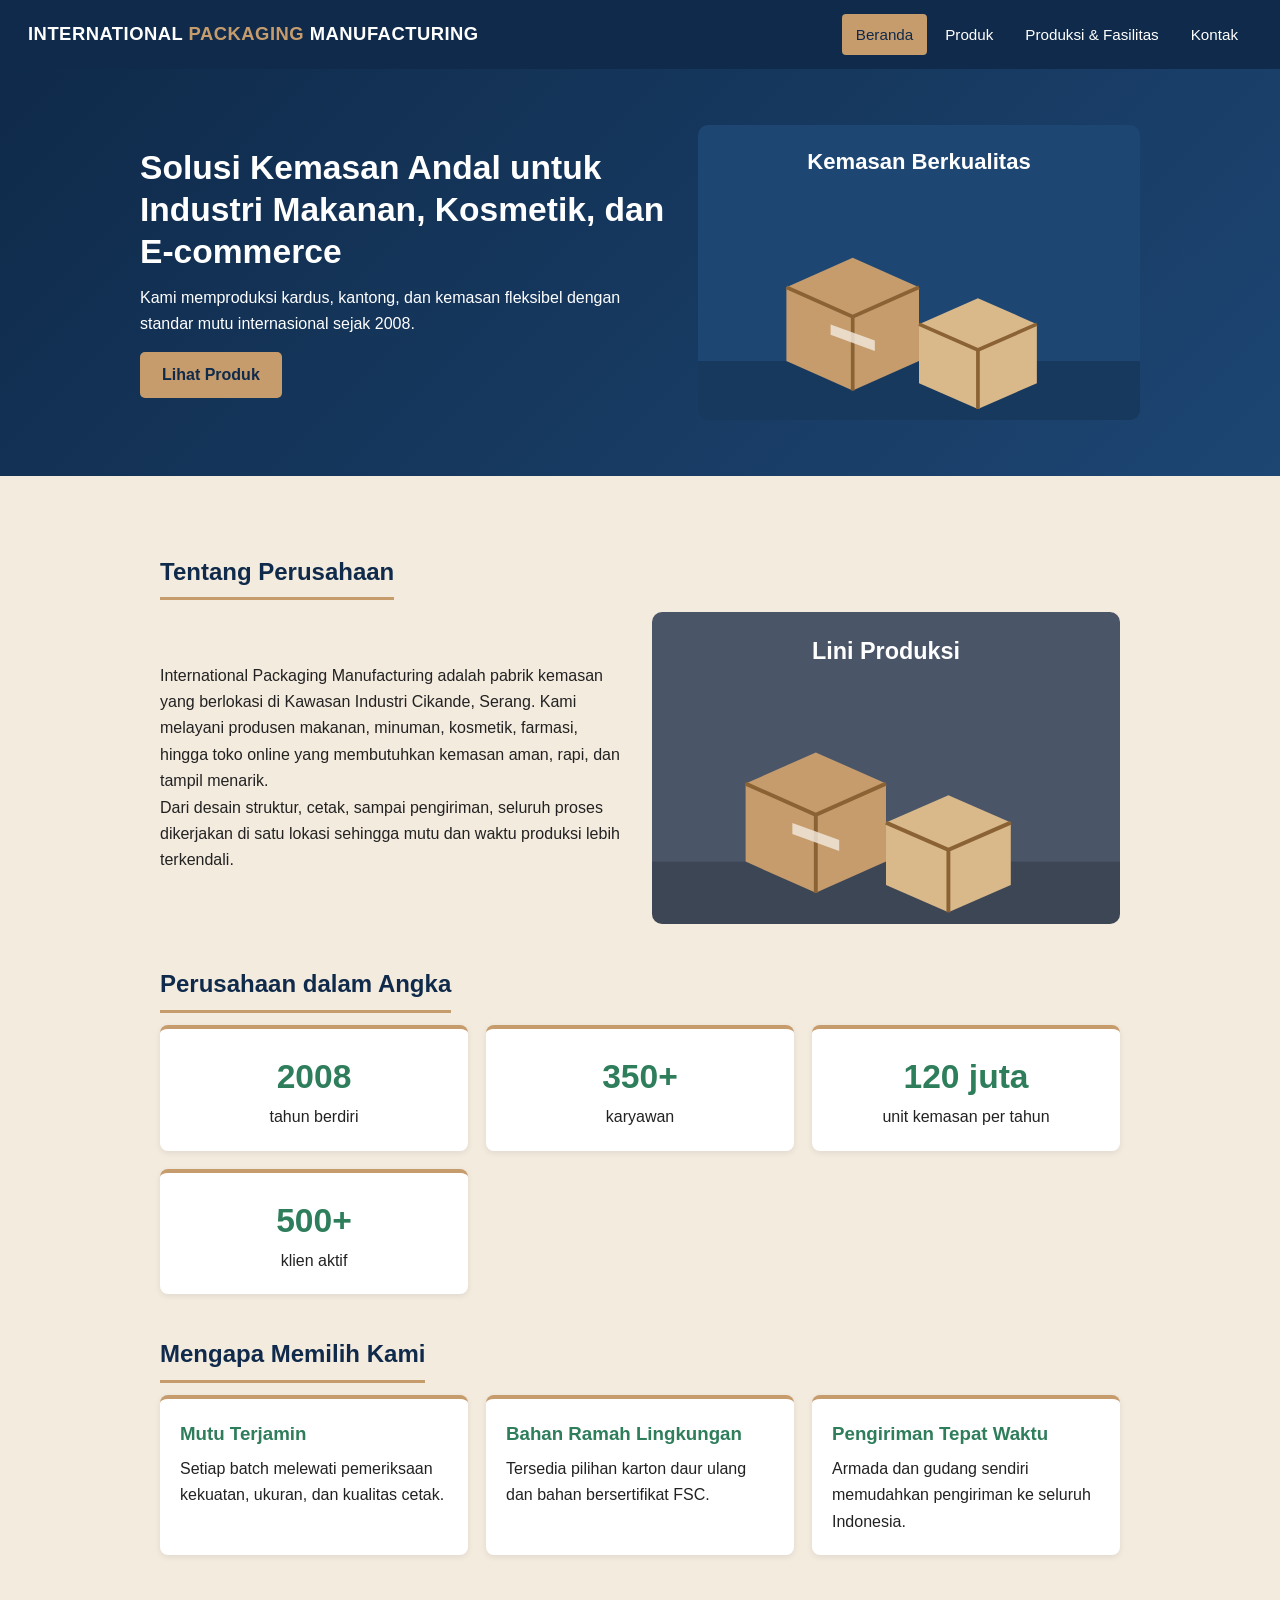
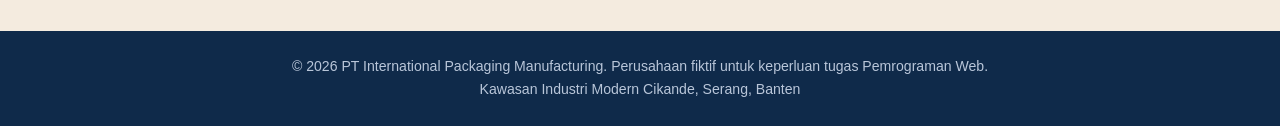
<file: index.html>
<!DOCTYPE html>
<html lang="id">
<head>
<meta charset="UTF-8">
<meta name="viewport" content="width=device-width, initial-scale=1">
<title>Beranda | International Packaging Manufacturing</title>
<link rel="stylesheet" href="style.css">
</head>
<body>
<header>
  <div class="logo">INTERNATIONAL <span>PACKAGING</span> MANUFACTURING</div>
  <nav>
    <a href="index.html" class="aktif">Beranda</a>
    <a href="produk.html" >Produk</a>
    <a href="produksi.html" >Produksi &amp; Fasilitas</a>
    <a href="kontak.html" >Kontak</a>
  </nav>
</header>
<section class="hero">
  <div class="hero-isi">
    <div>
      <h1>Solusi Kemasan Andal untuk Industri Makanan, Kosmetik, dan E-commerce</h1>
      <p>Kami memproduksi kardus, kantong, dan kemasan fleksibel dengan standar mutu internasional sejak 2008.</p>
      <a class="tombol" href="produk.html">Lihat Produk</a>
    </div>
    <img src="images/hero.svg" alt="Tumpukan kemasan karton">
  </div>
</section>
<main>
  <section>
    <h2>Tentang Perusahaan</h2>
    <div class="dua-kolom">
      <div>
        <p>International Packaging Manufacturing adalah pabrik kemasan yang berlokasi di Kawasan Industri Cikande, Serang. Kami melayani produsen makanan, minuman, kosmetik, farmasi, hingga toko online yang membutuhkan kemasan aman, rapi, dan tampil menarik.</p>
        <p>Dari desain struktur, cetak, sampai pengiriman, seluruh proses dikerjakan di satu lokasi sehingga mutu dan waktu produksi lebih terkendali.</p>
      </div>
      <img src="images/pabrik.svg" alt="Lini produksi pabrik">
    </div>
  </section>

  <section>
    <h2>Perusahaan dalam Angka</h2>
    <div class="grid-3">
      <div class="kartu angka"><strong>2008</strong>tahun berdiri</div>
      <div class="kartu angka"><strong>350+</strong>karyawan</div>
      <div class="kartu angka"><strong>120 juta</strong>unit kemasan per tahun</div>
      <div class="kartu angka"><strong>500+</strong>klien aktif</div>
    </div>
  </section>

  <section>
    <h2>Mengapa Memilih Kami</h2>
    <div class="grid-3">
      <div class="kartu"><h3>Mutu Terjamin</h3><p>Setiap batch melewati pemeriksaan kekuatan, ukuran, dan kualitas cetak.</p></div>
      <div class="kartu"><h3>Bahan Ramah Lingkungan</h3><p>Tersedia pilihan karton daur ulang dan bahan bersertifikat FSC.</p></div>
      <div class="kartu"><h3>Pengiriman Tepat Waktu</h3><p>Armada dan gudang sendiri memudahkan pengiriman ke seluruh Indonesia.</p></div>
    </div>
  </section>
</main>
<footer>
  <p>&copy; 2026 PT International Packaging Manufacturing. Perusahaan fiktif untuk keperluan tugas Pemrograman Web.</p>
  <p>Kawasan Industri Modern Cikande, Serang, Banten</p>
</footer>
</body>
</html>
</file>
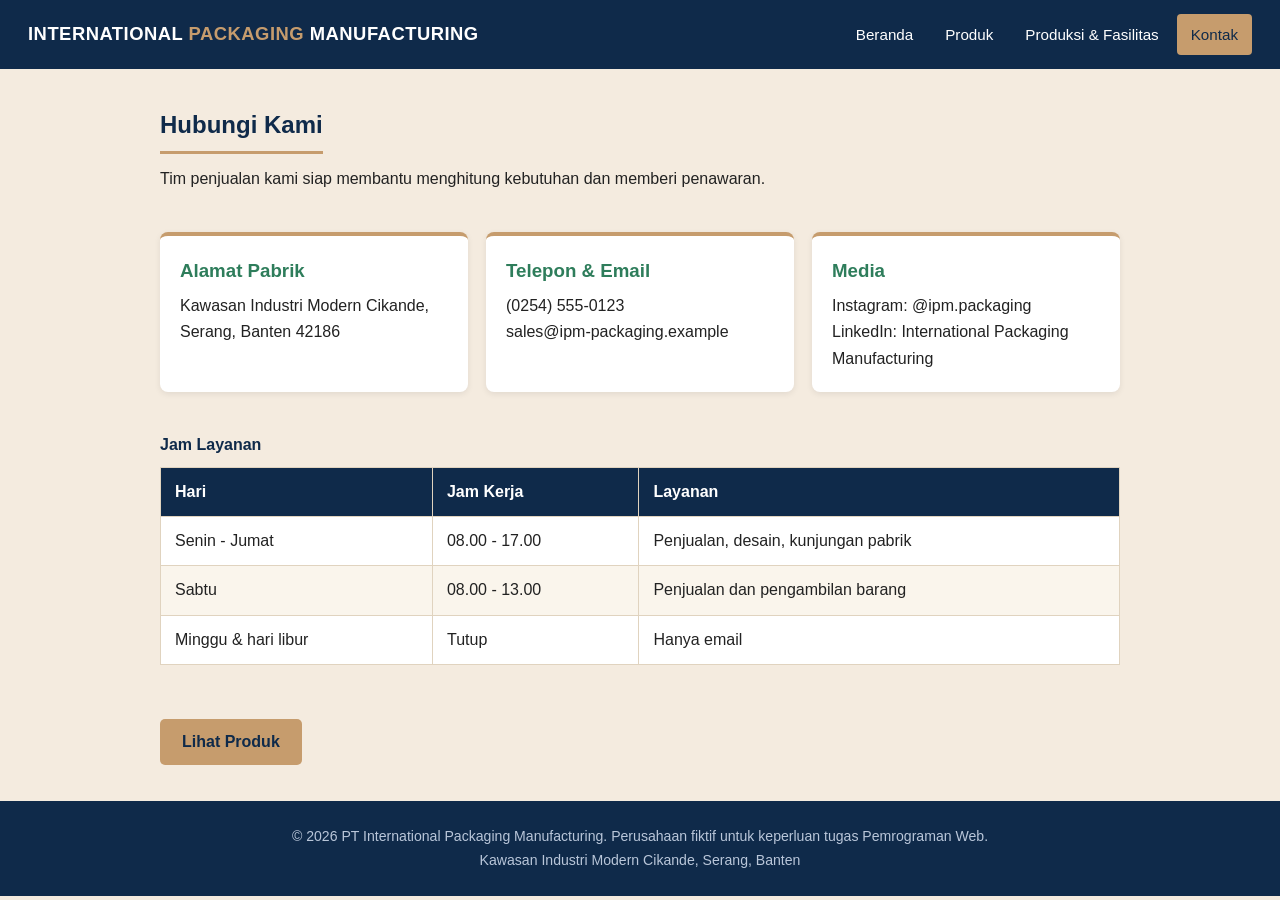
<file: kontak.html>
<!DOCTYPE html>
<html lang="id">
<head>
<meta charset="UTF-8">
<meta name="viewport" content="width=device-width, initial-scale=1">
<title>Kontak | International Packaging Manufacturing</title>
<link rel="stylesheet" href="style.css">
</head>
<body>
<header>
  <div class="logo">INTERNATIONAL <span>PACKAGING</span> MANUFACTURING</div>
  <nav>
    <a href="index.html" >Beranda</a>
    <a href="produk.html" >Produk</a>
    <a href="produksi.html" >Produksi &amp; Fasilitas</a>
    <a href="kontak.html" class="aktif">Kontak</a>
  </nav>
</header>
<main>
  <section>
    <h2>Hubungi Kami</h2>
    <p>Tim penjualan kami siap membantu menghitung kebutuhan dan memberi penawaran.</p>
  </section>
  <section class="grid-3">
    <div class="kartu"><h3>Alamat Pabrik</h3><p>Kawasan Industri Modern Cikande, Serang, Banten 42186</p></div>
    <div class="kartu"><h3>Telepon &amp; Email</h3><p>(0254) 555-0123<br>sales@ipm-packaging.example</p></div>
    <div class="kartu"><h3>Media</h3><p>Instagram: @ipm.packaging<br>LinkedIn: International Packaging Manufacturing</p></div>
  </section>
  <section class="tabel-scroll">
    <table>
      <caption>Jam Layanan</caption>
      <thead><tr><th>Hari</th><th>Jam Kerja</th><th>Layanan</th></tr></thead>
      <tbody>
        <tr><td>Senin - Jumat</td><td>08.00 - 17.00</td><td>Penjualan, desain, kunjungan pabrik</td></tr>
        <tr><td>Sabtu</td><td>08.00 - 13.00</td><td>Penjualan dan pengambilan barang</td></tr>
        <tr><td>Minggu &amp; hari libur</td><td>Tutup</td><td>Hanya email</td></tr>
      </tbody>
    </table>
  </section>
  <a class="tombol" href="produk.html">Lihat Produk</a>
</main>
<footer>
  <p>&copy; 2026 PT International Packaging Manufacturing. Perusahaan fiktif untuk keperluan tugas Pemrograman Web.</p>
  <p>Kawasan Industri Modern Cikande, Serang, Banten</p>
</footer>
</body>
</html>
</file>
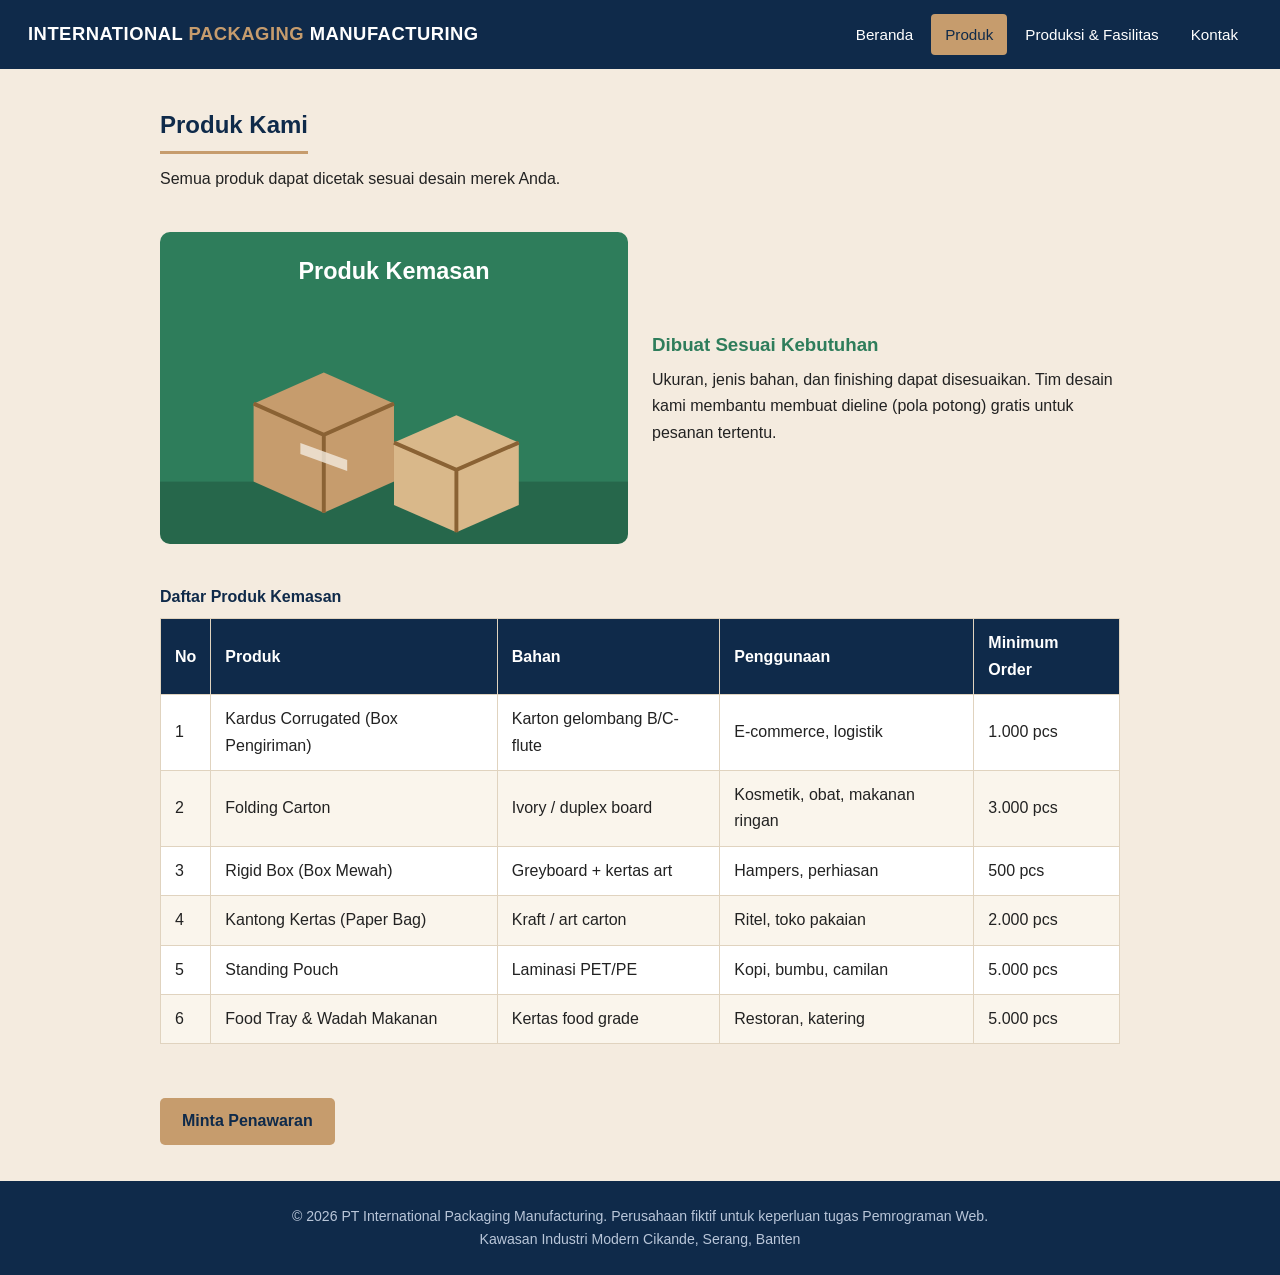
<file: produk.html>
<!DOCTYPE html>
<html lang="id">
<head>
<meta charset="UTF-8">
<meta name="viewport" content="width=device-width, initial-scale=1">
<title>Produk | International Packaging Manufacturing</title>
<link rel="stylesheet" href="style.css">
</head>
<body>
<header>
  <div class="logo">INTERNATIONAL <span>PACKAGING</span> MANUFACTURING</div>
  <nav>
    <a href="index.html" >Beranda</a>
    <a href="produk.html" class="aktif">Produk</a>
    <a href="produksi.html" >Produksi &amp; Fasilitas</a>
    <a href="kontak.html" >Kontak</a>
  </nav>
</header>
<main>
  <section>
    <h2>Produk Kami</h2>
    <p>Semua produk dapat dicetak sesuai desain merek Anda.</p>
  </section>
  <section class="dua-kolom">
    <img src="images/produk.svg" alt="Aneka produk kemasan">
    <div>
      <h3>Dibuat Sesuai Kebutuhan</h3>
      <p>Ukuran, jenis bahan, dan finishing dapat disesuaikan. Tim desain kami membantu membuat dieline (pola potong) gratis untuk pesanan tertentu.</p>
    </div>
  </section>
  <section class="tabel-scroll">
    <table>
      <caption>Daftar Produk Kemasan</caption>
      <thead><tr><th>No</th><th>Produk</th><th>Bahan</th><th>Penggunaan</th><th>Minimum Order</th></tr></thead>
      <tbody>
        <tr><td>1</td><td>Kardus Corrugated (Box Pengiriman)</td><td>Karton gelombang B/C-flute</td><td>E-commerce, logistik</td><td>1.000 pcs</td></tr>
        <tr><td>2</td><td>Folding Carton</td><td>Ivory / duplex board</td><td>Kosmetik, obat, makanan ringan</td><td>3.000 pcs</td></tr>
        <tr><td>3</td><td>Rigid Box (Box Mewah)</td><td>Greyboard + kertas art</td><td>Hampers, perhiasan</td><td>500 pcs</td></tr>
        <tr><td>4</td><td>Kantong Kertas (Paper Bag)</td><td>Kraft / art carton</td><td>Ritel, toko pakaian</td><td>2.000 pcs</td></tr>
        <tr><td>5</td><td>Standing Pouch</td><td>Laminasi PET/PE</td><td>Kopi, bumbu, camilan</td><td>5.000 pcs</td></tr>
        <tr><td>6</td><td>Food Tray &amp; Wadah Makanan</td><td>Kertas food grade</td><td>Restoran, katering</td><td>5.000 pcs</td></tr>
      </tbody>
    </table>
  </section>
  <a class="tombol" href="kontak.html">Minta Penawaran</a>
</main>
<footer>
  <p>&copy; 2026 PT International Packaging Manufacturing. Perusahaan fiktif untuk keperluan tugas Pemrograman Web.</p>
  <p>Kawasan Industri Modern Cikande, Serang, Banten</p>
</footer>
</body>
</html>
</file>
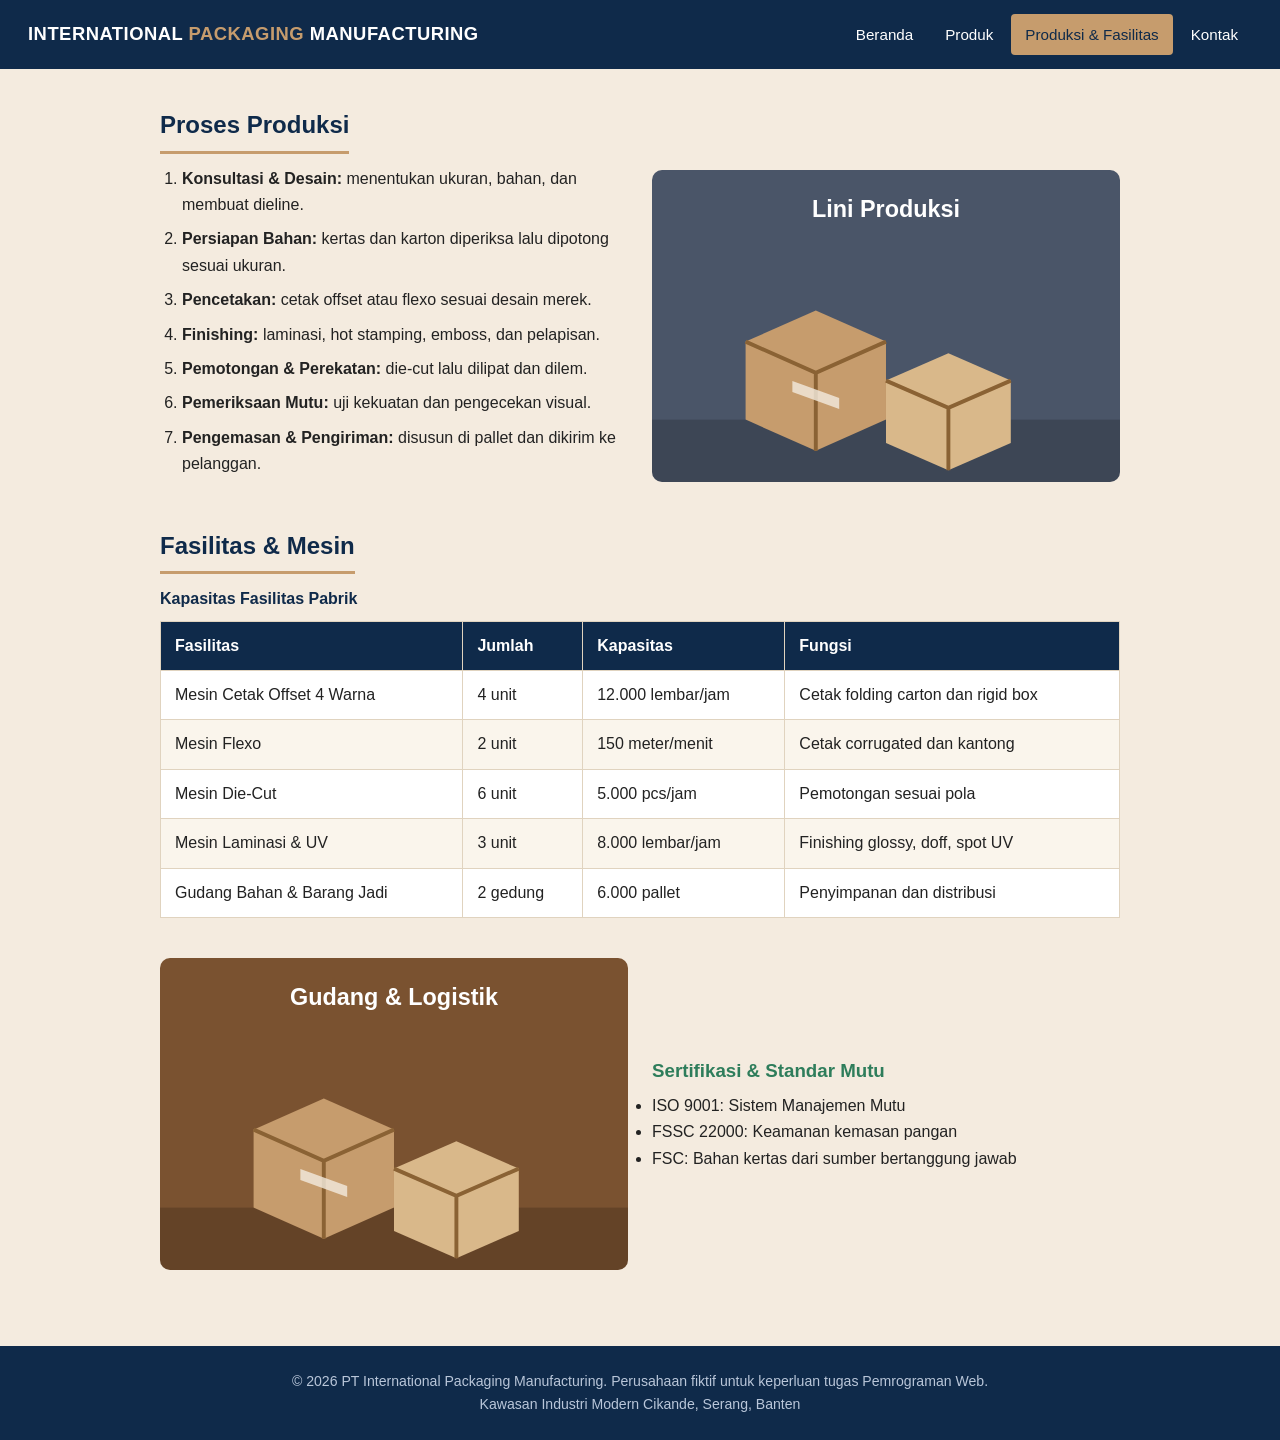
<file: produksi.html>
<!DOCTYPE html>
<html lang="id">
<head>
<meta charset="UTF-8">
<meta name="viewport" content="width=device-width, initial-scale=1">
<title>Produksi | International Packaging Manufacturing</title>
<link rel="stylesheet" href="style.css">
</head>
<body>
<header>
  <div class="logo">INTERNATIONAL <span>PACKAGING</span> MANUFACTURING</div>
  <nav>
    <a href="index.html" >Beranda</a>
    <a href="produk.html" >Produk</a>
    <a href="produksi.html" class="aktif">Produksi &amp; Fasilitas</a>
    <a href="kontak.html" >Kontak</a>
  </nav>
</header>
<main>
  <section>
    <h2>Proses Produksi</h2>
    <div class="dua-kolom">
      <ol class="langkah">
        <li><strong>Konsultasi &amp; Desain:</strong> menentukan ukuran, bahan, dan membuat dieline.</li>
        <li><strong>Persiapan Bahan:</strong> kertas dan karton diperiksa lalu dipotong sesuai ukuran.</li>
        <li><strong>Pencetakan:</strong> cetak offset atau flexo sesuai desain merek.</li>
        <li><strong>Finishing:</strong> laminasi, hot stamping, emboss, dan pelapisan.</li>
        <li><strong>Pemotongan &amp; Perekatan:</strong> die-cut lalu dilipat dan dilem.</li>
        <li><strong>Pemeriksaan Mutu:</strong> uji kekuatan dan pengecekan visual.</li>
        <li><strong>Pengemasan &amp; Pengiriman:</strong> disusun di pallet dan dikirim ke pelanggan.</li>
      </ol>
      <img src="images/pabrik.svg" alt="Area produksi">
    </div>
  </section>
  <section class="tabel-scroll">
    <h2>Fasilitas &amp; Mesin</h2>
    <table>
      <caption>Kapasitas Fasilitas Pabrik</caption>
      <thead><tr><th>Fasilitas</th><th>Jumlah</th><th>Kapasitas</th><th>Fungsi</th></tr></thead>
      <tbody>
        <tr><td>Mesin Cetak Offset 4 Warna</td><td>4 unit</td><td>12.000 lembar/jam</td><td>Cetak folding carton dan rigid box</td></tr>
        <tr><td>Mesin Flexo</td><td>2 unit</td><td>150 meter/menit</td><td>Cetak corrugated dan kantong</td></tr>
        <tr><td>Mesin Die-Cut</td><td>6 unit</td><td>5.000 pcs/jam</td><td>Pemotongan sesuai pola</td></tr>
        <tr><td>Mesin Laminasi &amp; UV</td><td>3 unit</td><td>8.000 lembar/jam</td><td>Finishing glossy, doff, spot UV</td></tr>
        <tr><td>Gudang Bahan &amp; Barang Jadi</td><td>2 gedung</td><td>6.000 pallet</td><td>Penyimpanan dan distribusi</td></tr>
      </tbody>
    </table>
  </section>
  <section class="dua-kolom">
    <img src="images/gudang.svg" alt="Gudang dan logistik">
    <div>
      <h3>Sertifikasi &amp; Standar Mutu</h3>
      <ul>
        <li>ISO 9001: Sistem Manajemen Mutu</li>
        <li>FSSC 22000: Keamanan kemasan pangan</li>
        <li>FSC: Bahan kertas dari sumber bertanggung jawab</li>
      </ul>
    </div>
  </section>
</main>
<footer>
  <p>&copy; 2026 PT International Packaging Manufacturing. Perusahaan fiktif untuk keperluan tugas Pemrograman Web.</p>
  <p>Kawasan Industri Modern Cikande, Serang, Banten</p>
</footer>
</body>
</html>
</file>
<file: style.css>
/* International Packaging Manufacturing */
:root{--biru:#0f2a4a;--kraft:#c69c6d;--kraft-muda:#f4ebdf;--hijau:#2e7d5b;--putih:#fff;--teks:#222;}
*{box-sizing:border-box;margin:0;padding:0;}
body{font-family:"Segoe UI",Arial,sans-serif;background:var(--kraft-muda);color:var(--teks);line-height:1.65;}
header{background:var(--biru);color:var(--putih);position:sticky;top:0;z-index:10;display:flex;justify-content:space-between;align-items:center;flex-wrap:wrap;gap:8px;padding:14px 28px;}
.logo{font-weight:700;font-size:1.15rem;letter-spacing:.5px;}
.logo span{color:var(--kraft);}
nav{display:flex;gap:4px;flex-wrap:wrap;}
nav a{color:var(--putih);text-decoration:none;padding:8px 14px;border-radius:4px;font-size:.95rem;}
nav a:hover,nav a.aktif{background:var(--kraft);color:var(--biru);}
.hero{background:linear-gradient(135deg,var(--biru),#1d4673);color:var(--putih);padding:56px 28px;}
.hero-isi{max-width:1000px;margin:0 auto;display:grid;grid-template-columns:1.2fr 1fr;gap:28px;align-items:center;}
.hero h1{font-size:2.1rem;line-height:1.25;margin-bottom:12px;}
.hero img{width:100%;border-radius:10px;}
main{max-width:1000px;margin:0 auto;padding:36px 20px;}
section{margin-bottom:40px;}
h2{color:var(--biru);margin-bottom:12px;padding-bottom:6px;border-bottom:3px solid var(--kraft);display:inline-block;}
h3{color:var(--hijau);margin-bottom:6px;}
.grid-3{display:grid;grid-template-columns:repeat(auto-fit,minmax(230px,1fr));gap:18px;}
.kartu{background:var(--putih);padding:20px;border-radius:8px;border-top:4px solid var(--kraft);box-shadow:0 2px 6px rgba(0,0,0,.08);}
.angka{text-align:center;}
.angka strong{display:block;font-size:2.1rem;color:var(--hijau);}
.dua-kolom{display:grid;grid-template-columns:1fr 1fr;gap:24px;align-items:center;}
.dua-kolom img{width:100%;border-radius:10px;}
ol.langkah{margin-left:22px;}
ol.langkah li{margin-bottom:8px;}
.tabel-scroll{overflow-x:auto;}
table{width:100%;border-collapse:collapse;background:var(--putih);}
caption{text-align:left;font-weight:600;padding-bottom:8px;color:var(--biru);}
th{background:var(--biru);color:var(--putih);text-align:left;}
th,td{padding:11px 14px;border:1px solid #e0d3bf;}
tbody tr:nth-child(even){background:#faf5ec;}
.tombol{display:inline-block;margin-top:14px;background:var(--kraft);color:var(--biru);font-weight:600;padding:10px 22px;border-radius:5px;text-decoration:none;}
.tombol:hover{background:var(--putih);}
footer{background:var(--biru);color:#b9c6d9;padding:24px 28px;text-align:center;font-size:.88rem;}
@media(max-width:720px){.hero-isi,.dua-kolom{grid-template-columns:1fr;}.hero h1{font-size:1.6rem;}}
</file>
